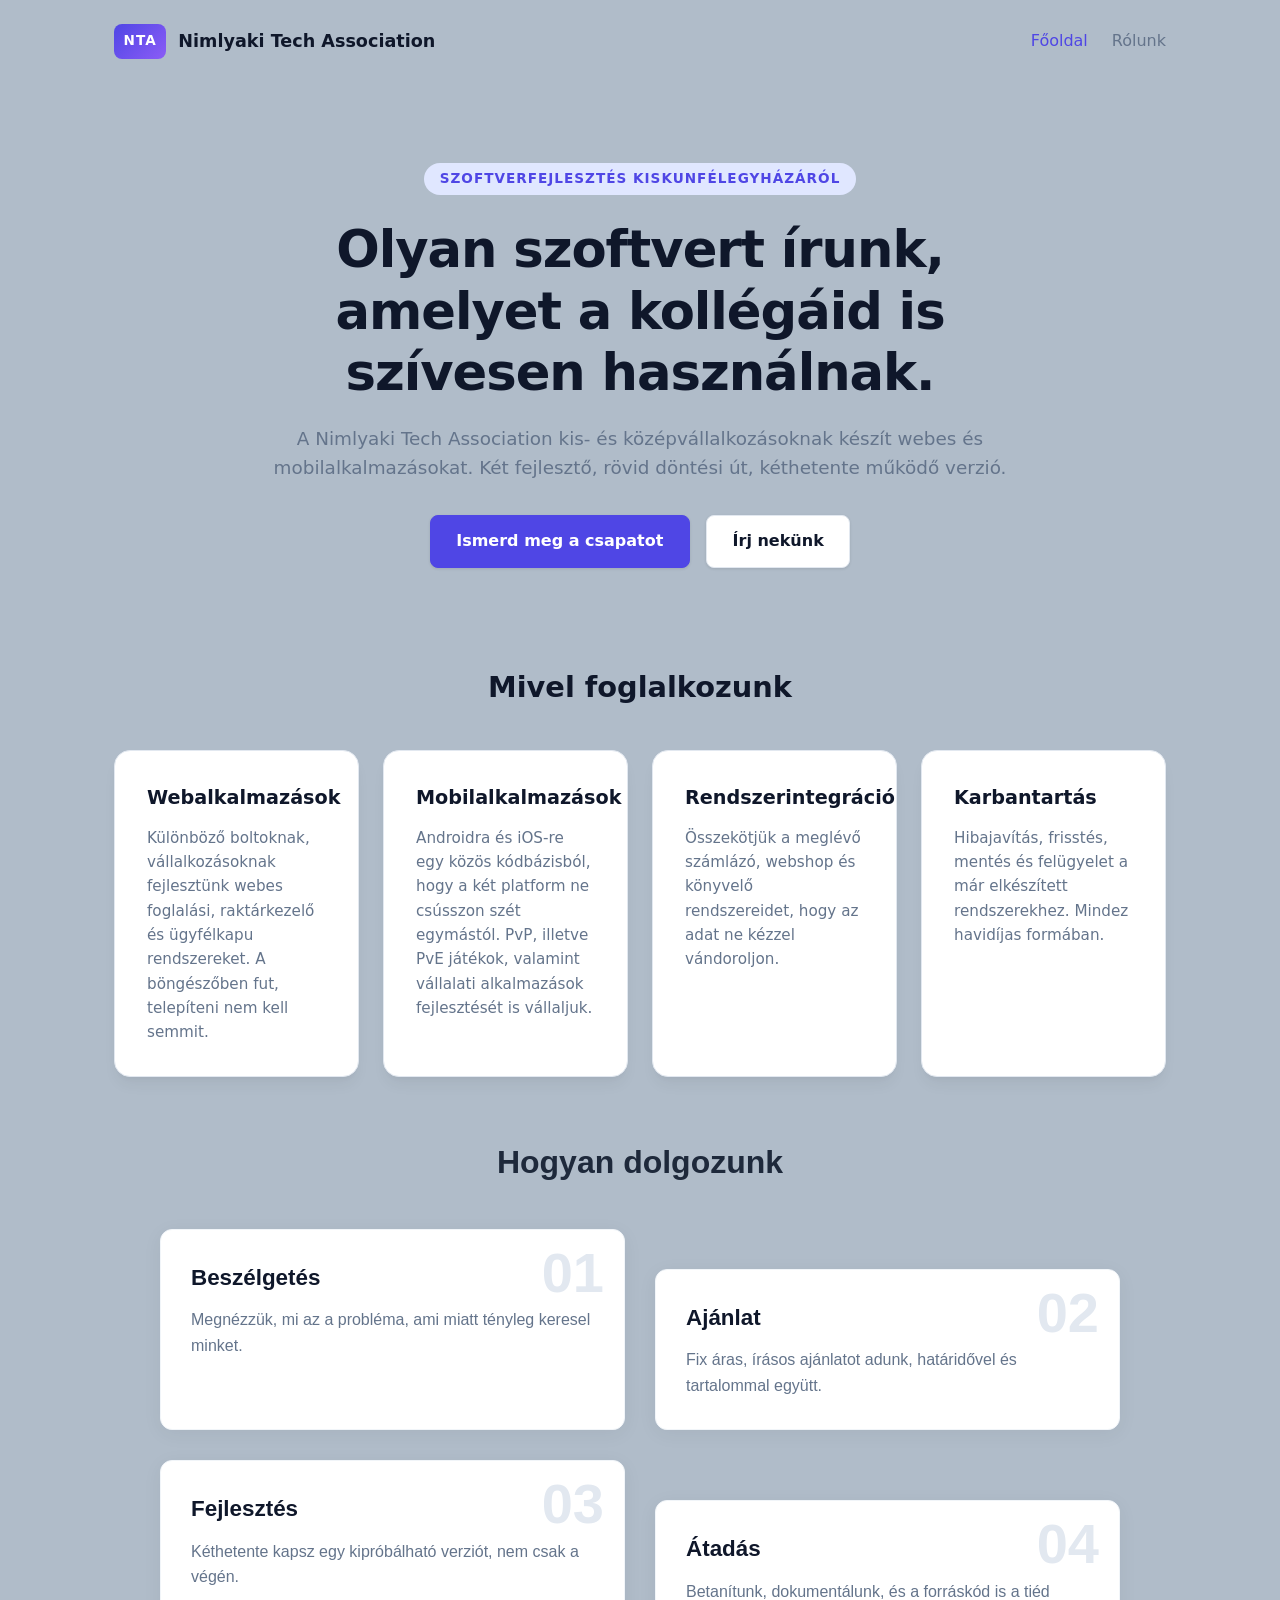
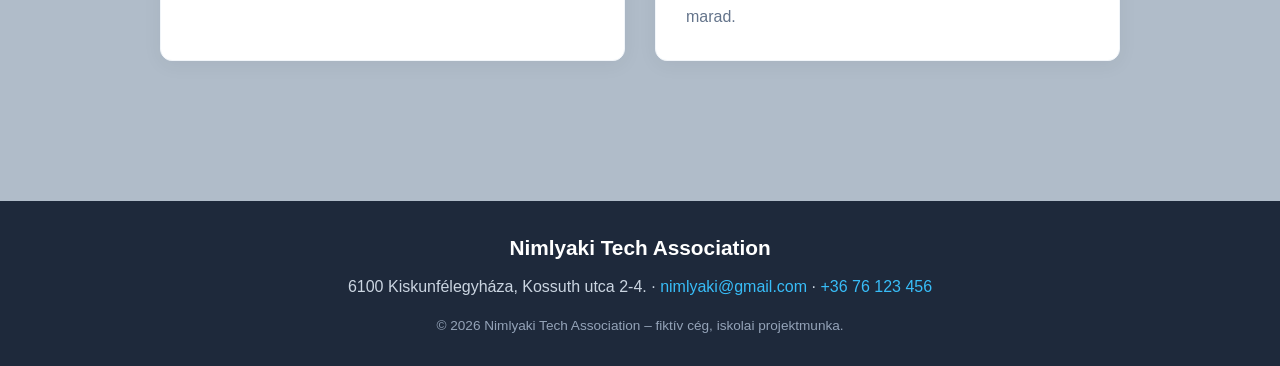
<file: index.html>
<!DOCTYPE html>
<html lang="hu">

<head>
    <meta charset="UTF-8">
    <meta name="viewport" content="width=device-width, initial-scale=1.0">
    <title>Nimlyaki Tech Association - szoftverfejlesztés</title>
    <meta name="description"
        content="A Nimlyaki Tech Association webes és mobilalkalmazásokat fejleszt kis- és középvállalkozásoknak.">
    <link rel="stylesheet" href="styles.css">

</head>

<body>

    <!-- Fejléc: logó + navigáció -->
    <header class="fejlec">
        <a class="logo" href="index.html">
            <span class="logo-jel">NTA</span>
            <span class="logo-nev">Nimlyaki Tech Association</span>
        </a>

        <nav class="menu" aria-label="Fő navigáció">
            <ul>
                <li><a href="index.html" aria-current="page">Főoldal</a></li>
                <li><a href="rolunk.html">Rólunk</a></li>
            </ul>
        </nav>
    </header>

    <main>

        <!-- Bemutatkozó rész -->
        <section class="hero">
            <p class="hero-felutes">Szoftverfejlesztés Kiskunfélegyházáról</p>
            <h1>Olyan szoftvert írunk,<br>amelyet a kollégáid is<br>szívesen használnak.</h1>
            <p class="hero-leiras">
                A Nimlyaki Tech Association kis- és középvállalkozásoknak készít webes és
                mobilalkalmazásokat. Két fejlesztő, rövid döntési út, kéthetente működő verzió.
            </p>
            <p class="hero-gombok">
                <a class="gomb gomb-elsodleges" href="rolunk.html">Ismerd meg a csapatot</a>
                <a class="gomb" href="mailto:nimlyaki@gmaié.com">Írj nekünk</a>
            </p>
        </section>

        <section class="kepek">

        </section>

        <!-- Tevékenységi kör -->
        <section class="szolgaltatasok">
            <h2>Mivel foglalkozunk</h2>

            <div class="racs">
                <article class="kartya">
                    <h3>Webalkalmazások</h3>
                    <p>
                        Különböző boltoknak, vállalkozásoknak fejlesztünk webes foglalási, raktárkezelő és ügyfélkapu
                        rendszereket. A böngészőben fut, telepíteni nem kell semmit.
                    </p>
                </article>

                <article class="kartya">
                    <h3>Mobilalkalmazások</h3>
                    <p>
                        Androidra és iOS-re egy közös kódbázisból, hogy a két platform ne
                        csússzon szét egymástól. PvP, illetve PvE játékok, valamint vállalati alkalmazások fejlesztését
                        is vállaljuk.
                    </p>
                </article>

                <article class="kartya">
                    <h3>Rendszerintegráció</h3>
                    <p>
                        Összekötjük a meglévő számlázó, webshop és könyvelő rendszereidet,
                        hogy az adat ne kézzel vándoroljon.
                    </p>
                </article>

                <article class="kartya">
                    <h3>Karbantartás</h3>
                    <p>Hibajavítás, frisstés, mentés és felügyelet a már elkészített rendszerekhez. Mindez havidíjas
                        formában.</p>
                </article>
            </div>
        </section>

        <!-- Munkamódszer -->
        <section class="folyamat">
            <h2>Hogyan dolgozunk</h2>
            <ol class="lepesek">
                <li>
                    <h3>Beszélgetés</h3>
                    <p>Megnézzük, mi az a probléma, ami miatt tényleg keresel minket.</p>
                </li>
                <li>
                    <h3>Ajánlat</h3>
                    <p>Fix áras, írásos ajánlatot adunk, határidővel és tartalommal együtt.</p>
                </li>
                <li>
                    <h3>Fejlesztés</h3>
                    <p>Kéthetente kapsz egy kipróbálható verziót, nem csak a végén.</p>
                </li>
                <li>
                    <h3>Átadás</h3>
                    <p>Betanítunk, dokumentálunk, és a forráskód is a tiéd marad.</p>
                </li>
            </ol>
        </section>

    </main>

    <!-- Lábléc -->
    <footer class="lablec">
        <p class="lablec-nev">Nimlyaki Tech Association</p>
        <p>6100 Kiskunfélegyháza, Kossuth utca 2-4. &middot; <a
                href="mailto:nimlyaki@gmail.com">nimlyaki@gmail.com</a> &middot; <a href="tel:+3676123456">+36 76 123
                456</a></p>
        <p class="lablec-kicsi">&copy; 2026 Nimlyaki Tech Association – fiktív cég, iskolai projektmunka.</p>
    </footer>

</body>

</html>
</file>
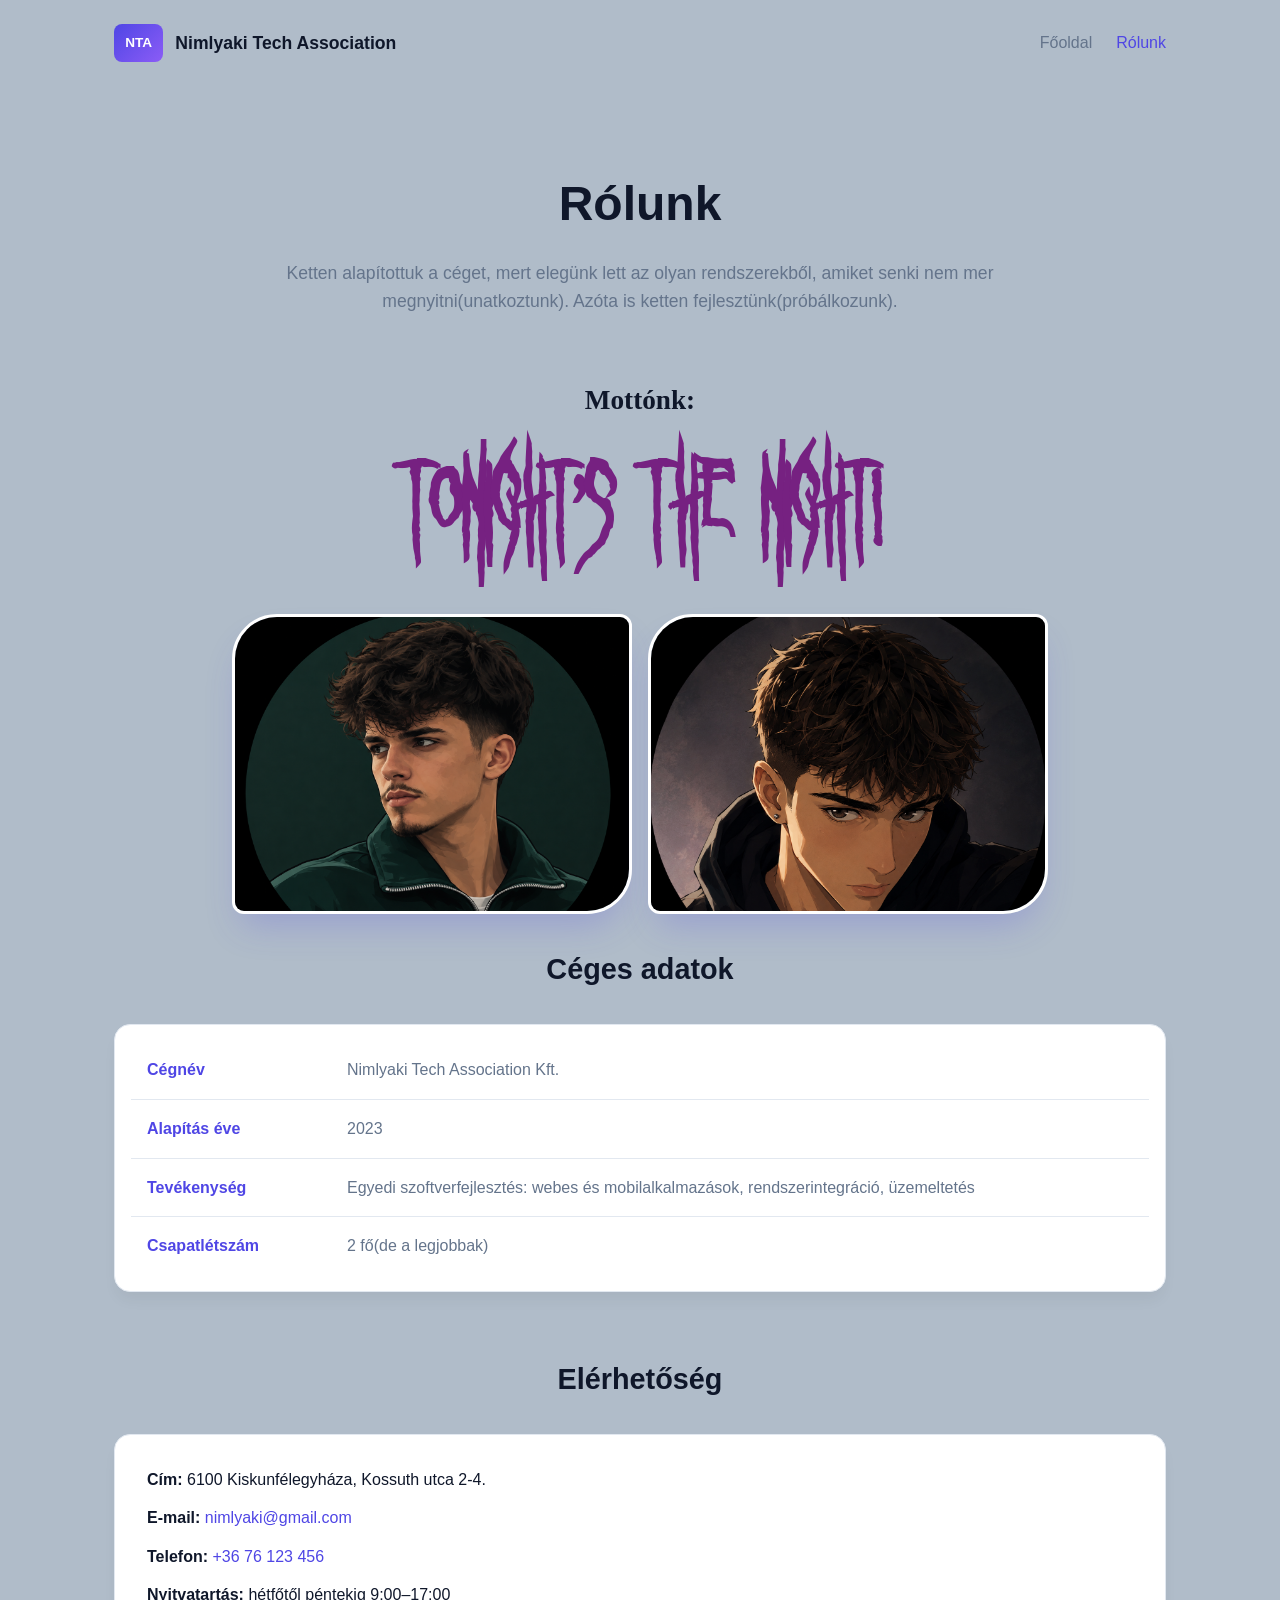
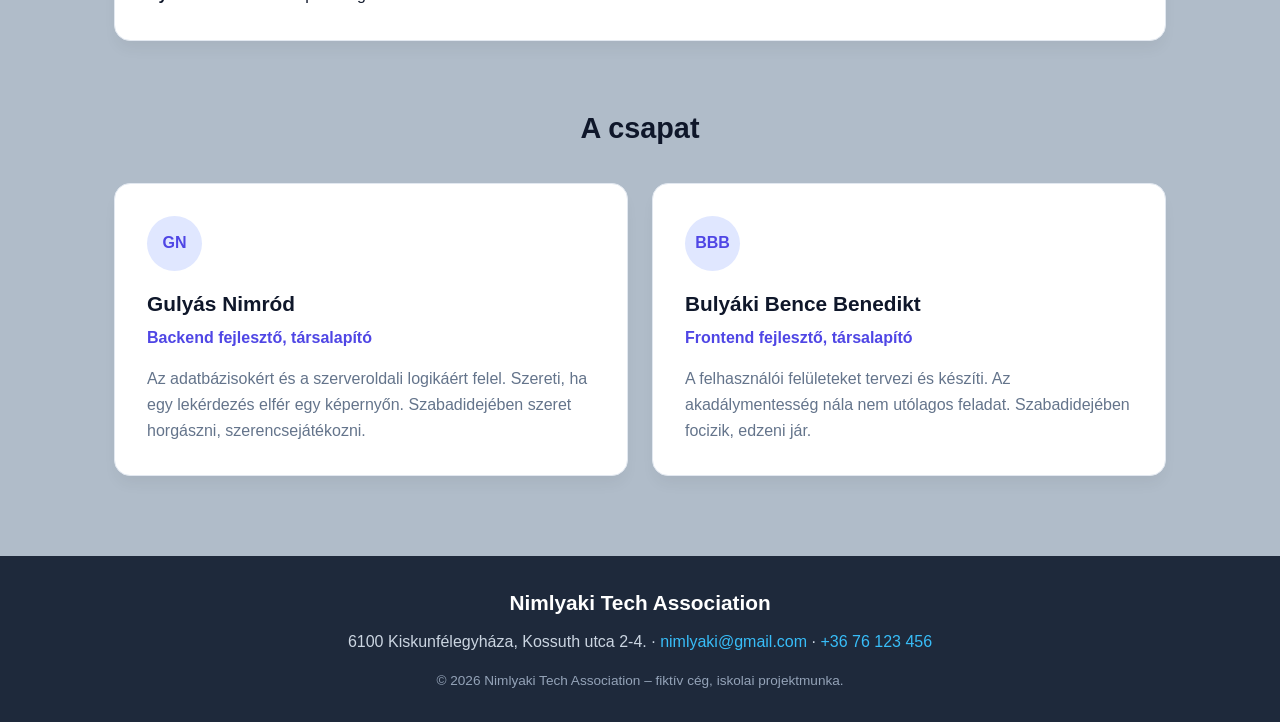
<file: rolunk.html>
<!DOCTYPE html>
<html lang="hu">

<head>
  <meta charset="UTF-8">
  <meta name="viewport" content="width=device-width, initial-scale=1.0">
  <title>Rólunk – Nimlyaki Tech Association</title>
  <meta name="description" content="A Nimlyaki Tech Association adatai, elérhetősége és csapata.">
  <link rel="preconnect" href="https://fonts.googleapis.com">
  <link rel="preconnect" href="https://fonts.gstatic.com" crossorigin>
  <link rel="stylesheet"
    href="https://fonts.googleapis.com/css2?family=IBM+Plex+Sans:wght@400;500&family=Space+Grotesk:wght@500;700&display=swap">
  <link rel="stylesheet" href="rolunk.css">  

</head>

<body>

  <!-- Fejléc: logó + navigáció -->
  <header class="fejlec">
    <a class="logo" href="index.html">
      <span class="logo-jel">NTA</span>
      <span class="logo-nev">Nimlyaki Tech Association</span>
    </a>

    <nav class="menu" aria-label="Fő navigáció">
      <ul>
        <li><a href="index.html">Főoldal</a></li>
        <li><a href="rolunk.html" aria-current="page">Rólunk</a></li>
      </ul>
    </nav>
  </header>

  <main>

    <section class="oldalcim">
      <h1>Rólunk</h1>
      <p>
        Ketten alapítottuk a céget, mert elegünk lett az olyan rendszerekből,
        amiket senki nem mer megnyitni(unatkoztunk). Azóta is ketten fejlesztünk(próbálkozunk).
      </p>
    </section>

    <section class="motto">
      <H2>Mottónk:</H2>
      <h1 aril><strong>Tonight's the night!</strong></h1>
    </section>

    <section class="kepeink">
      <img src="kepek/nimrod.png" alt="nimichi">
      <img src="kepek/image.png" alt="bulyakhi">

    </section>

    <!-- Cégadatok -->
    <section class="adatok">
      <h2>Céges adatok</h2>
      <dl class="adatlista">
        <div class="adatsor">
          <dt>Cégnév</dt>
          <dd>Nimlyaki Tech Association Kft.</dd>
        </div>
        <div class="adatsor">
          <dt>Alapítás éve</dt>
          <dd>2023</dd>
        </div>
        <div class="adatsor">
          <dt>Tevékenység</dt>
          <dd>Egyedi szoftverfejlesztés: webes és mobilalkalmazások, rendszerintegráció, üzemeltetés</dd>
        </div>
        <div class="adatsor">
          <dt>Csapatlétszám</dt>
          <dd>2 fő(de a legjobbak)</dd>
        </div>
      </dl>
    </section>

    <!-- Elérhetőség -->
    <section class="elerhetoseg">
      <h2>Elérhetőség</h2>
      <address class="cim">
        <p><strong>Cím:</strong> 6100 Kiskunfélegyháza, Kossuth utca 2-4.</p>
        <p><strong>E-mail:</strong> <a href="mailto:nimlyaki@gmail.com ">nimlyaki@gmail.com</a></p>
        <p><strong>Telefon:</strong> <a href="tel:+3676123456">+36 76 123 456</a></p>
        <p><strong>Nyitvatartás:</strong> hétfőtől péntekig 9:00–17:00</p>
      </address>
    </section>

    <section class="csapat">
      <h2>A csapat</h2>

      <div class="racs">
        <article class="tag">
          <p class="tag-monogram">GN</p>
          <h3>Gulyás Nimród</h3>
          <p class="tag-szerep">Backend fejlesztő, társalapító</p>
          <p>
            Az adatbázisokért és a szerveroldali logikáért felel. Szereti, ha egy
            lekérdezés elfér egy képernyőn. Szabadidejében szeret horgászni, szerencsejátékozni.
          </p>
        </article>

        <article class="tag">
          <p class="tag-monogram">BBB</p>
          <h3>Bulyáki Bence Benedikt</h3>
          <p class="tag-szerep">Frontend fejlesztő, társalapító</p>
          <p>
            A felhasználói felületeket tervezi és készíti. Az akadálymentesség nála
            nem utólagos feladat. Szabadidejében focizik, edzeni jár.
          </p>
        </article>
      </div>
    </section>

  </main>

  <!-- Lábléc -->
  <footer class="lablec">
    <p class="lablec-nev">Nimlyaki Tech Association</p>
    <p>6100 Kiskunfélegyháza, Kossuth utca 2-4. &middot; <a href="mailto:nimlyaki@gmail.com">nimlyaki@gmail.com</a> &middot; <a
        href="tel:+3676123456">+36 76 123 456</a></p>
    <p class="lablec-kicsi">&copy; 2026 Nimlyaki Tech Association – fiktív cég, iskolai projektmunka.</p>
  </footer>

</body>

</html>


</body>
</file>
<file: styles.css>
:root {
  --primary: #4f46e5;
  --primary-hover: #4338ca;
  --bg-body: #f8fafc;
  --bg-card: #ffffff;
  --text-main: #0f172a;
  --text-muted: #64748b;
  --accent-light: #e0e7ff;
  --border-color: #e2e8f0;

  --radius-sm: 8px;
  --radius-lg: 16px;

  --shadow-sm: 0 1px 3px rgba(0, 0, 0, 0.1);
  --shadow-md: 0 10px 15px -3px rgba(0, 0, 0, 0.05), 0 4px 6px -4px rgba(0, 0, 0, 0.05);
  --shadow-lg: 0 20px 25px -5px rgba(0, 0, 0, 0.1), 0 8px 10px -6px rgba(0, 0, 0, 0.05);
}

* {
  box-sizing: border-box;
  margin: 0;
  padding: 0;
}

body {
  font-family: system-ui, -apple-system, BlinkMacSystemFont, "Segoe UI", Roboto, sans-serif;
  background-color: var(--bg-body);
  color: var(--text-main);
  line-height: 1.6;
  min-height: 100vh;
  background-color: #b0bcc9;
}

.fejlec {
  max-width: 1100px;
  margin: 0 auto;
  padding: 1.5rem 1.5rem;
  display: flex;
  justify-content: space-between;
  align-items: center;
}

.logo {
  display: flex;
  align-items: center;
  gap: 0.75rem;
  text-decoration: none;
  color: var(--text-main);
  font-weight: 700;
}

.logo-jel {
  background: linear-gradient(135deg, var(--primary), #8b5cf6);
  color: #ffffff;
  padding: 0.4rem 0.6rem;
  border-radius: var(--radius-sm);
  font-size: 0.85rem;
  letter-spacing: 1px;
}

.logo-nev {
  font-size: 1.1rem;
}

.menu ul {
  display: flex;
  list-style: none;
  gap: 1.5rem;
}

.menu a {
  text-decoration: none;
  color: var(--text-muted);
  font-weight: 500;
  transition: color 0.2s ease;
}

.menu a:hover,
.menu a[aria-current="page"] {
  color: var(--primary);
}

/* ==========================================
   3. Fő tartalom és a Hero szekció
   ========================================== */
main {
  max-width: 1100px;
  margin: 0 auto;
  padding: 2rem 1.5rem 5rem;
}

.hero {
  text-align: center;
  padding: 3rem 1rem 4rem;
  max-width: 780px;
  margin: 0 auto;
}

.hero-felutes {
  display: inline-block;
  font-size: 0.85rem;
  font-weight: 600;
  text-transform: uppercase;
  letter-spacing: 1px;
  color: var(--primary);
  background-color: var(--accent-light);
  padding: 0.35rem 1rem;
  border-radius: 50px;
  margin-bottom: 1.5rem;
}

.hero h1 {
  font-size: clamp(2rem, 4vw, 3.25rem);
  line-height: 1.2;
  font-weight: 800;
  letter-spacing: -0.02em;
  margin-bottom: 1.25rem;
}

.hero-leiras {
  font-size: 1.15rem;
  color: var(--text-muted);
  margin-bottom: 2rem;
}

/* Gombok */
.hero-gombok {
  display: flex;
  justify-content: center;
  gap: 1rem;
  flex-wrap: wrap;
}

.gomb {
  display: inline-flex;
  align-items: center;
  justify-content: center;
  padding: 0.8rem 1.6rem;
  border-radius: var(--radius-sm);
  font-weight: 600;
  text-decoration: none;
  transition: all 0.2s ease;
  background-color: #ffffff;
  color: var(--text-main);
  border: 1px solid var(--border-color);
  box-shadow: var(--shadow-sm);
}

.gomb:hover {
  border-color: #cbd5e1;
  transform: translateY(-1px);
}

.gomb-elsodleges {
  background-color: var(--primary);
  color: #ffffff;
  border: 1px solid var(--primary);
}

.gomb-elsodleges:hover {
  background-color: var(--primary-hover);
  border-color: var(--primary-hover);
  box-shadow: 0 4px 12px rgba(79, 70, 229, 0.3);
}

/* ==========================================
   4. Szolgáltatások (Kártya rács)
   ========================================== */
.szolgaltatasok {
  margin-top: 2rem;
}

.szolgaltatasok h2 {
  text-align: center;
  font-size: 1.8rem;
  margin-bottom: 2.5rem;
}

.racs {
  display: grid;
  grid-template-columns: repeat(auto-fit, minmax(240px, 1fr));
  gap: 1.5rem;
}

.kartya {
  background-color: var(--bg-card);
  padding: 2rem;
  border-radius: var(--radius-lg);
  border: 1px solid var(--border-color);
  box-shadow: var(--shadow-md);
  transition: transform 0.2s ease, box-shadow 0.2s ease, border-color 0.2s ease;
}

.kartya:hover {
  transform: translateY(-4px);
  box-shadow: var(--shadow-lg);
  border-color: var(--accent-light);
}

.kartya h3 {
  font-size: 1.2rem;
  margin-bottom: 0.75rem;
  color: var(--text-main);
}

.kartya p {
  color: var(--text-muted);
  font-size: 0.95rem;
  line-height: 1.6;
}

/* ==========================================
   5. Mobil nézet (Responsiveness)
   ========================================== */
@media (max-width: 640px) {
  .fejlec {
    flex-direction: column;
    gap: 1.25rem;
  }

  .hero {
    padding: 2rem 0;
  }

  .hero-gombok {
    flex-direction: column;
    width: 100%;
  }

  .gomb {
    width: 100%;
  }
}

.lablec {
  background-color: #1e293b;
  color: #cbd5e1;
  text-align: center;
  padding: 30px 20px;
  font-family: sans-serif;
  line-height: 1.6;
}

.lablec-nev {
  font-size: 1.3rem;
  font-weight: bold;
  color: #ffffff;
  margin-bottom: 10px;
}

.lablec a {
  color: #38bdf8;
  text-decoration: none;
  transition: color 0.2s;
}

.lablec a:hover {
  color: #7dd3fc;
  text-decoration: underline;
}

.lablec-kicsi {
  font-size: 0.85rem;
  color: #94a3b8;
  margin-top: 15px;
}
.folyamat {
  max-width: 1000px;
  margin: 60px auto;
  padding: 0 20px;
  font-family: sans-serif;
}

.folyamat h2 {
  text-align: center;
  font-size: 2rem;
  color: #1e293b;
  margin-bottom: 40px;
  position: relative;
}


.lepesek {
  list-style: none; 
  padding: 0;
  display: grid;
  grid-template-columns: repeat(2, 1fr);
  gap: 30px;
}

.lepesek li {
  background-color: #ffffff;
  border-radius: 12px;
  padding: 30px;
  box-shadow: 0 4px 20px rgba(0, 0, 0, 0.05);
  border: 1px solid #f1f5f9;
  position: relative;
  transition: transform 0.3s ease, box-shadow 0.3s ease;
}


.lepesek li:hover {
  transform: translateY(-5px);
  box-shadow: 0 10px 30px rgba(0, 0, 0, 0.1);
}


.lepesek li:nth-child(even) {
  margin-top: 40px;
}

.lepesek li::before {
  counter-increment: step-counter;
  content: "0" counter(step-counter);
  position: absolute;
  top: 15px;
  right: 20px;
  font-size: 3.5rem;
  font-weight: 900;
  color: #e2e8f0;
  z-index: 1;
  line-height: 1;
}

.lepesek h3 {
  font-size: 1.4rem;
  color: #0f172a;
  margin-top: 0;
  margin-bottom: 12px;
  position: relative;
  z-index: 2; /* A szám felett jelenjen meg */
}

.lepesek p {
  color: #64748b;
  font-size: 1rem;
  line-height: 1.6;
  margin: 0;
  position: relative;
  z-index: 2;
}

.lepesek {
  counter-reset: step-counter;
}

@media (max-width: 768px) {
  .lepesek {
    grid-template-columns: 1fr;
    gap: 20px;
  }
  .lepesek li:nth-child(even) {
    margin-top: 0;
  }
}
</file>
<file: rolunk.css>
:root {
    --primary: #4f46e5;
    --primary-hover: #4338ca;

    --bg-body: #f8fafc;
    --bg-card: #ffffff;

    --text-main: #0f172a;
    --text-muted: #64748b;

    --accent-light: #e0e7ff;
    --border-color: #e2e8f0;

    --radius-sm: 8px;
    --radius-lg: 16px;

    --shadow-sm: 0 1px 3px rgba(0, 0, 0, 0.1);
    --shadow-md: 0 10px 15px -3px rgba(0, 0, 0, 0.05);
}


/* Alap beállítások */

* {
    box-sizing: border-box;
    margin: 0;
    padding: 0;
}

body {
    font-family: Arial, sans-serif;
    background-color: #b0bcc9;
    color: var(--text-main);
    line-height: 1.6;
    min-height: 100vh;
}



.fejlec {
    max-width: 1100px;
    margin: 0 auto;
    padding: 1.5rem;

    display: flex;
    justify-content: space-between;
    align-items: center;
}

.logo {
    display: flex;
    align-items: center;
    gap: 0.75rem;

    text-decoration: none;
    color: var(--text-main);
    font-weight: bold;
}

.logo-jel {
    background: linear-gradient(135deg, var(--primary), #8b5cf6);
    color: white;

    padding: 0.5rem 0.7rem;
    border-radius: var(--radius-sm);

    font-size: 0.85rem;
}

.logo-nev {
    font-size: 1.1rem;
}

@font-face {
  font-family: 'sajatfont'; /* Ezen a néven hivatkozol rá később */
  src: url('ghastly_panic.ttf') format('truetype'); /* A fájl pontos útvonala */
  font-weight: normal;
  font-style: normal;
}

.motto h1{
    text-align: center;
  font-family: 'sajatfont';
  font-size: 7.5rem;
  color: #762181;
}

.motto h2{
    text-align: center;
    font-family: Garamond, serif;
    font-size: 1.7rem;

}


.kepek-szekcio {
  padding: 3rem 1rem;
  display: flex;
  justify-content: center;
}

.kepek-kontener {
  display: flex;
  gap: 2.5rem;
  justify-content: center;
  align-items: center;
  flex-wrap: wrap; 
  max-width: 800px;
  width: 100%;
}

.kep-kartya {
  flex: 1 1 280px;
  max-width: 360px;
}

.kepeink img {
  width: 100%;
  aspect-ratio: 4 / 5; 
  object-fit: cover;
  border-radius: 45px 12px 45px 12px;
  box-shadow: 0 20px 35px -10px rgba(79, 70, 229, 0.25);
  border: 3px solid #ffffff;
  transition: all 0.4s cubic-bezier(0.175, 0.885, 0.32, 1.275);
}

.kepeink:nth-child(2) img {
  border-radius: 12px 45px 12px 45px;
}

.kepeink img:hover {
  transform: translateY(-8px) scale(1.02);
  box-shadow: 0 28px 45px -12px rgba(79, 70, 229, 0.4);
  border-radius: 28px;
}


.menu ul {
    display: flex;
    list-style: none;
    gap: 1.5rem;
}

.menu a {
    text-decoration: none;
    color: var(--text-muted);
    font-weight: 500;

    transition: color 0.2s;
}

.menu a:hover,
.menu a[aria-current="page"] {
    color: var(--primary);
}


main {
    max-width: 1100px;
    margin: 0 auto;
    padding: 2rem 1.5rem 5rem;
}



.oldalcim {
    text-align: center;

    padding: 3rem 1rem 4rem;

    max-width: 780px;
    margin: 0 auto;
}

.oldalcim h1 {
    font-size: 3rem;
    margin-bottom: 1rem;
}

.oldalcim p {
    font-size: 1.1rem;
    color: var(--text-muted);
}


.adatok {
    margin-top: 2rem;
}

.adatok h2,
.elerhetoseg h2,
.csapat h2 {
    text-align: center;

    font-size: 1.8rem;
    margin-bottom: 2rem;
}


.adatlista {
    background-color: var(--bg-card);

    border: 1px solid var(--border-color);
    border-radius: var(--radius-lg);

    box-shadow: var(--shadow-md);

    padding: 1rem;
}

.adatsor {
    display: flex;

    padding: 1rem;

    border-bottom: 1px solid var(--border-color);
}

.adatsor:last-child {
    border-bottom: none;
}

.adatsor dt {
    width: 200px;

    font-weight: bold;
    color: var(--primary);
}

.adatsor dd {
    color: var(--text-muted);
}


.elerhetoseg {
    margin-top: 4rem;
}

.cim {
    background-color: var(--bg-card);

    padding: 2rem;

    border: 1px solid var(--border-color);
    border-radius: var(--radius-lg);

    box-shadow: var(--shadow-md);

    font-style: normal;
}

.cim p {
    margin-bottom: 0.8rem;
}

.cim p:last-child {
    margin-bottom: 0;
}

.cim strong {
    color: var(--text-main);
}

.cim a {
    color: var(--primary);
    text-decoration: none;
}

.cim a:hover {
    color: var(--primary-hover);
    text-decoration: underline;
}



.csapat {
    margin-top: 4rem;
}

.racs {
    display: grid;

    grid-template-columns: repeat(2, 1fr);

    gap: 1.5rem;
}

.tag {
    background-color: var(--bg-card);

    padding: 2rem;

    border-radius: var(--radius-lg);
    border: 1px solid var(--border-color);

    box-shadow: var(--shadow-md);

    transition: transform 0.2s, box-shadow 0.2s;
}

.tag:hover {
    transform: translateY(-4px);

    box-shadow: var(--shadow-md);
}


.tag-monogram {
    width: 55px;
    height: 55px;

    display: flex;
    align-items: center;
    justify-content: center;

    background-color: var(--accent-light);
    color: var(--primary);

    border-radius: 50%;

    font-weight: bold;

    margin-bottom: 1rem;
}

.tag h3 {
    font-size: 1.3rem;
    margin-bottom: 0.3rem;
}

.tag-szerep {
    color: var(--primary);
    font-weight: bold;

    margin-bottom: 1rem;
}

.tag > p:last-child {
    color: var(--text-muted);
}


.lablec {
  background-color: #1e293b;
  color: #cbd5e1;
  text-align: center;
  padding: 30px 20px;
  font-family: sans-serif;
  line-height: 1.6;
}

.lablec-nev {
  font-size: 1.3rem;
  font-weight: bold;
  color: #ffffff;
  margin-bottom: 10px;
}

.lablec a {
  color: #38bdf8;
  text-decoration: none;
  transition: color 0.2s;
}

.lablec a:hover {
  color: #7dd3fc;
  text-decoration: underline;
}

.lablec-kicsi {
  font-size: 0.85rem;
  color: #94a3b8;
  margin-top: 15px;
}


@media (max-width: 640px) {

    .fejlec {
        flex-direction: column;
        gap: 1.25rem;
    }

    .menu ul {
        gap: 1rem;
    }

    .oldalcim {
        padding: 2rem 0;
    }

    .oldalcim h1 {
        font-size: 2.3rem;
    }

    .adatsor {
        flex-direction: column;
        gap: 0.3rem;
    }

    .adatsor dt {
        width: 100%;
    }

    .racs {
        grid-template-columns: 1fr;
    }

    .tag {
        width: 100%;
    }
}

.kepeink{
    display: flex;
    gap: 16px;
    justify-content: center;
    align-items: center;
}

.kepeink img{
    width: 100%;
    max-width: 400px;
    height: 300px;
    object-fit: cover;
    object-position: center 20%;
}
</file>
